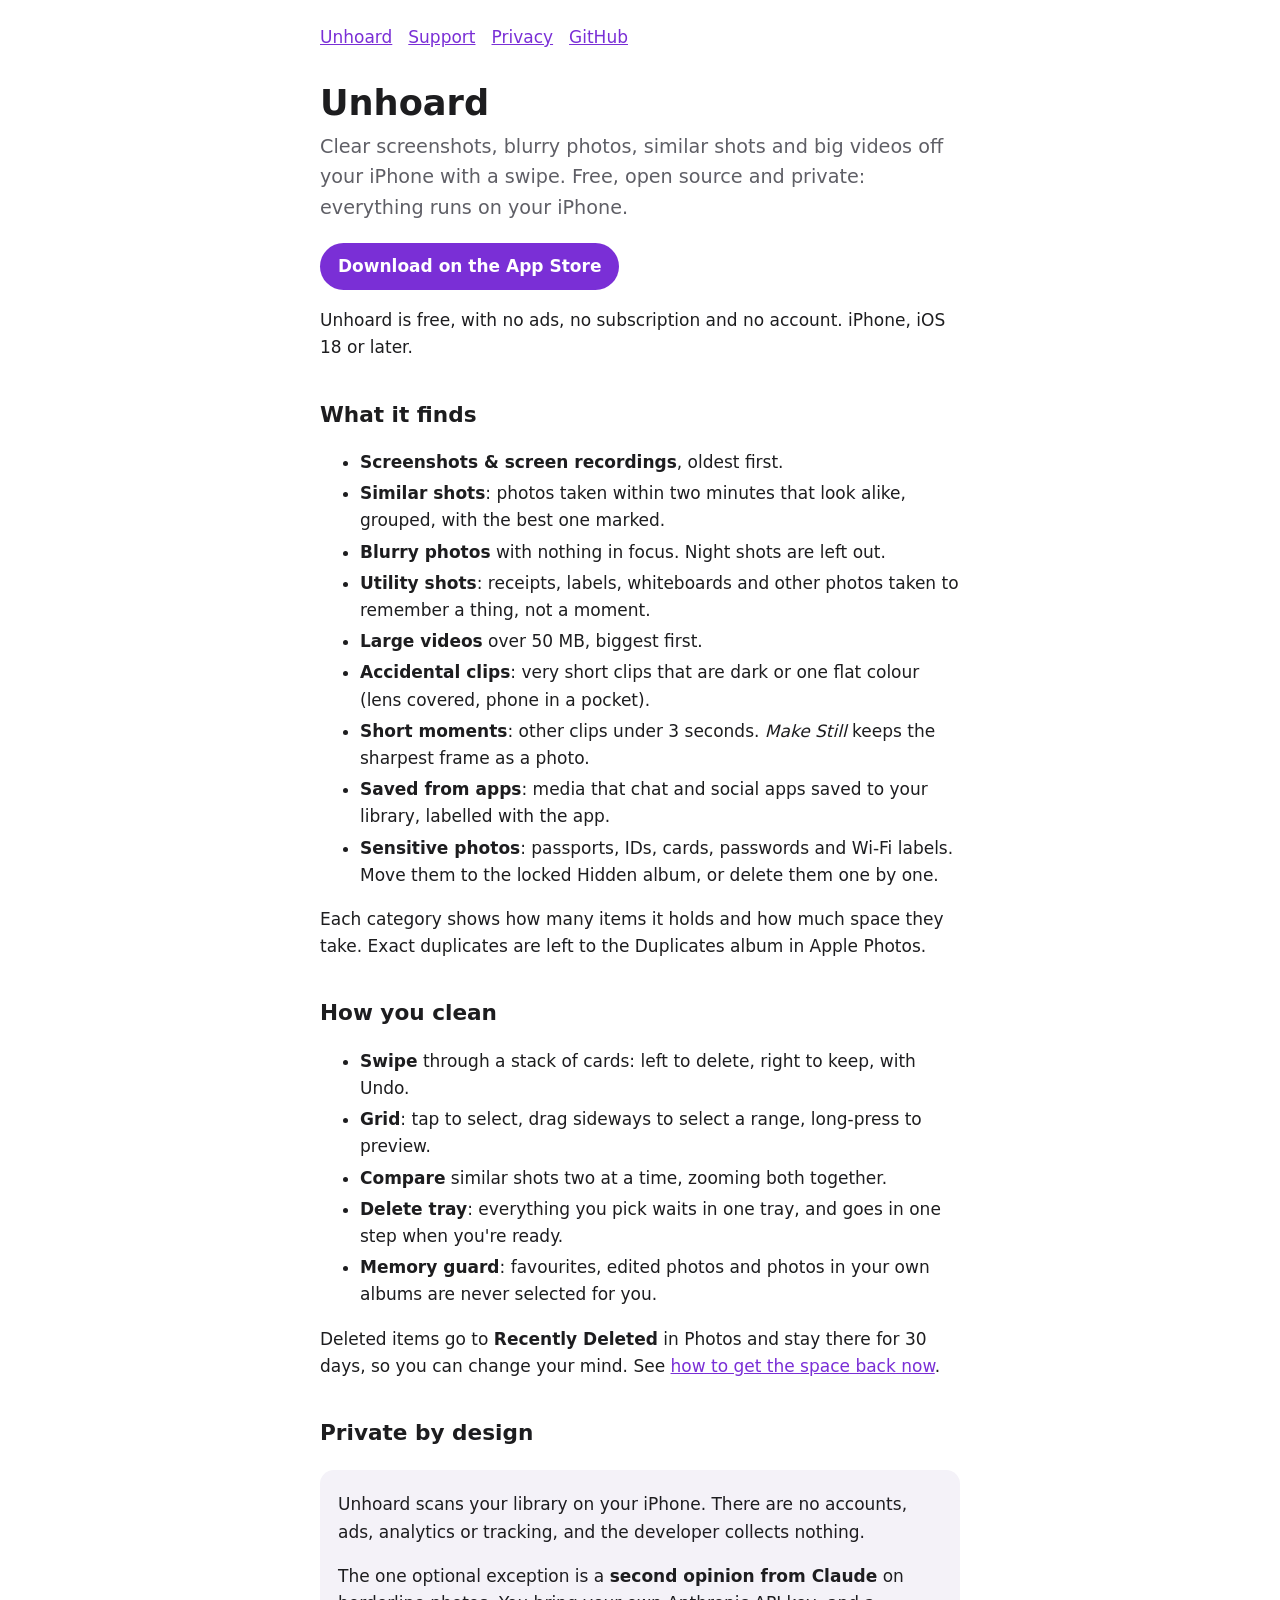
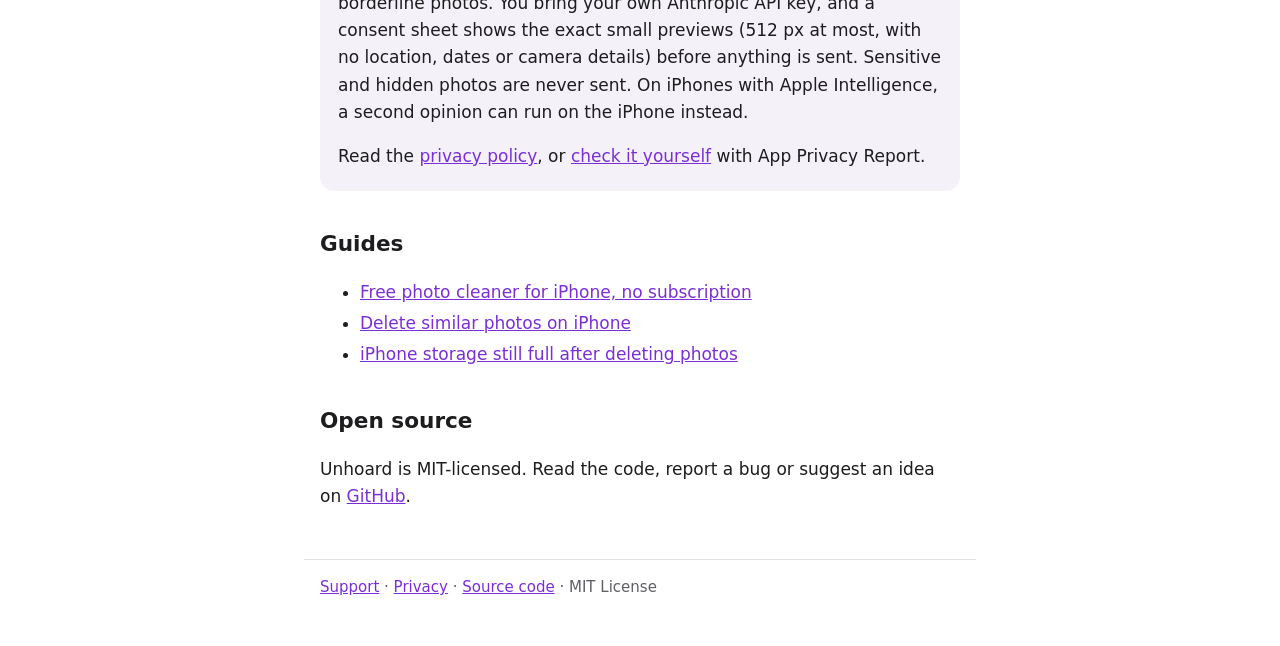
<file: docs/index.html>
<!doctype html>
<html lang="en">
<head>
<meta charset="utf-8">
<meta name="viewport" content="width=device-width, initial-scale=1">
<title>Unhoard – Screenshot Cleaner for iPhone</title>
<meta name="description" content="Unhoard finds screenshots, similar shots, blurry photos, large videos and accidental clips on your iPhone, and lets you clear them with a swipe. Free, open source, and everything runs on your iPhone.">
<link rel="stylesheet" href="style.css">
</head>
<body>
<header>
  <nav><a href="./">Unhoard</a><a href="support.html">Support</a><a href="privacy.html">Privacy</a><a href="https://github.com/kleash/unhoard">GitHub</a></nav>
</header>
<main>
  <h1>Unhoard</h1>
  <p class="lead">Clear screenshots, blurry photos, similar shots and big videos off your iPhone with a swipe. Free, open source and private: everything runs on your iPhone.</p>

  <p><a class="button" href="https://apps.apple.com/app/id6833769781">Download on the App Store</a></p>
  <p>Unhoard is free, with no ads, no subscription and no account. iPhone, iOS 18 or later.</p>

  <h2>What it finds</h2>
  <ul>
    <li><strong>Screenshots &amp; screen recordings</strong>, oldest first.</li>
    <li><strong>Similar shots</strong>: photos taken within two minutes that look alike, grouped, with the best one marked.</li>
    <li><strong>Blurry photos</strong> with nothing in focus. Night shots are left out.</li>
    <li><strong>Utility shots</strong>: receipts, labels, whiteboards and other photos taken to remember a thing, not a moment.</li>
    <li><strong>Large videos</strong> over 50 MB, biggest first.</li>
    <li><strong>Accidental clips</strong>: very short clips that are dark or one flat colour (lens covered, phone in a pocket).</li>
    <li><strong>Short moments</strong>: other clips under 3 seconds. <em>Make Still</em> keeps the sharpest frame as a photo.</li>
    <li><strong>Saved from apps</strong>: media that chat and social apps saved to your library, labelled with the app.</li>
    <li><strong>Sensitive photos</strong>: passports, IDs, cards, passwords and Wi-Fi labels. Move them to the locked Hidden album, or delete them one by one.</li>
  </ul>
  <p>Each category shows how many items it holds and how much space they take. Exact duplicates are left to the Duplicates album in Apple Photos.</p>

  <h2>How you clean</h2>
  <ul>
    <li><strong>Swipe</strong> through a stack of cards: left to delete, right to keep, with Undo.</li>
    <li><strong>Grid</strong>: tap to select, drag sideways to select a range, long-press to preview.</li>
    <li><strong>Compare</strong> similar shots two at a time, zooming both together.</li>
    <li><strong>Delete tray</strong>: everything you pick waits in one tray, and goes in one step when you're ready.</li>
    <li><strong>Memory guard</strong>: favourites, edited photos and photos in your own albums are never selected for you.</li>
  </ul>
  <p>Deleted items go to <strong>Recently Deleted</strong> in Photos and stay there for 30 days, so you can change your mind. See <a href="support.html#storage">how to get the space back now</a>.</p>

  <h2>Private by design</h2>
  <div class="card">
    <p>Unhoard scans your library on your iPhone. There are no accounts, ads, analytics or tracking, and the developer collects nothing.</p>
    <p>The one optional exception is a <strong>second opinion from Claude</strong> on borderline photos. You bring your own Anthropic API key, and a consent sheet shows the exact small previews (512 px at most, with no location, dates or camera details) before anything is sent. Sensitive and hidden photos are never sent. On iPhones with Apple Intelligence, a second opinion can run on the iPhone instead.</p>
    <p>Read the <a href="privacy.html">privacy policy</a>, or <a href="support.html#verify">check it yourself</a> with App Privacy Report.</p>
  </div>

  <h2>Guides</h2>
  <ul>
    <li><a href="free-photo-cleaner.html">Free photo cleaner for iPhone, no subscription</a></li>
    <li><a href="delete-similar-photos.html">Delete similar photos on iPhone</a></li>
    <li><a href="support.html#storage">iPhone storage still full after deleting photos</a></li>
  </ul>

  <h2>Open source</h2>
  <p>Unhoard is MIT-licensed. Read the code, report a bug or suggest an idea on <a href="https://github.com/kleash/unhoard">GitHub</a>.</p>
</main>
<footer>
  <p><a href="support.html">Support</a> · <a href="privacy.html">Privacy</a> · <a href="https://github.com/kleash/unhoard">Source code</a> · MIT License</p>
</footer>
</body>
</html>
</file>
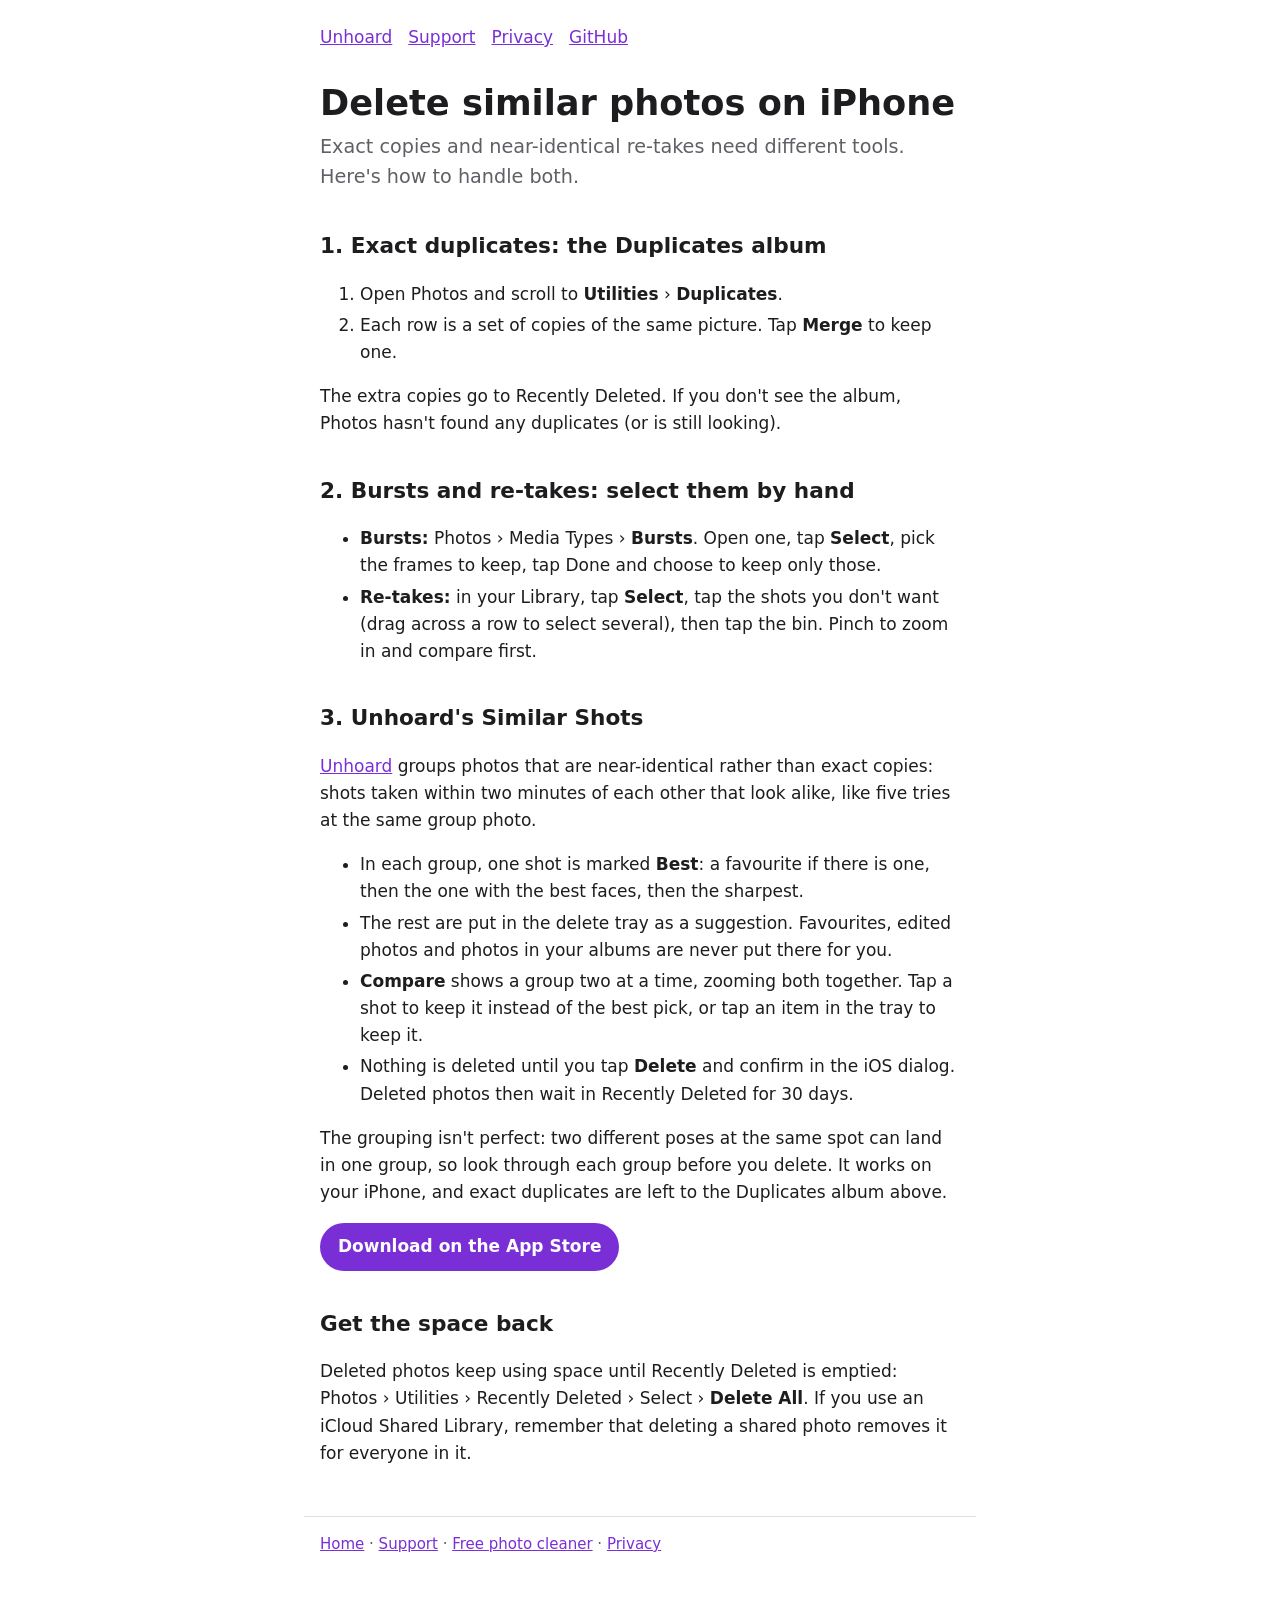
<file: docs/delete-similar-photos.html>
<!doctype html>
<html lang="en">
<head>
<meta charset="utf-8">
<meta name="viewport" content="width=device-width, initial-scale=1">
<title>Delete Similar Photos on iPhone</title>
<meta name="description" content="How to delete duplicate and similar photos on iPhone: the built-in Duplicates album and manual selection in Photos, then Unhoard's Similar Shots.">
<link rel="stylesheet" href="style.css">
</head>
<body>
<header>
  <nav><a href="./">Unhoard</a><a href="support.html">Support</a><a href="privacy.html">Privacy</a><a href="https://github.com/kleash/unhoard">GitHub</a></nav>
</header>
<main>
  <h1>Delete similar photos on iPhone</h1>
  <p class="lead">Exact copies and near-identical re-takes need different tools. Here's how to handle both.</p>

  <h2>1. Exact duplicates: the Duplicates album</h2>
  <ol>
    <li>Open Photos and scroll to <strong>Utilities</strong> › <strong>Duplicates</strong>.</li>
    <li>Each row is a set of copies of the same picture. Tap <strong>Merge</strong> to keep one.</li>
  </ol>
  <p>The extra copies go to Recently Deleted. If you don't see the album, Photos hasn't found any duplicates (or is still looking).</p>

  <h2>2. Bursts and re-takes: select them by hand</h2>
  <ul>
    <li><strong>Bursts:</strong> Photos › Media Types › <strong>Bursts</strong>. Open one, tap <strong>Select</strong>, pick the frames to keep, tap Done and choose to keep only those.</li>
    <li><strong>Re-takes:</strong> in your Library, tap <strong>Select</strong>, tap the shots you don't want (drag across a row to select several), then tap the bin. Pinch to zoom in and compare first.</li>
  </ul>

  <h2>3. Unhoard's Similar Shots</h2>
  <p><a href="./">Unhoard</a> groups photos that are near-identical rather than exact copies: shots taken within two minutes of each other that look alike, like five tries at the same group photo.</p>
  <ul>
    <li>In each group, one shot is marked <strong>Best</strong>: a favourite if there is one, then the one with the best faces, then the sharpest.</li>
    <li>The rest are put in the delete tray as a suggestion. Favourites, edited photos and photos in your albums are never put there for you.</li>
    <li><strong>Compare</strong> shows a group two at a time, zooming both together. Tap a shot to keep it instead of the best pick, or tap an item in the tray to keep it.</li>
    <li>Nothing is deleted until you tap <strong>Delete</strong> and confirm in the iOS dialog. Deleted photos then wait in Recently Deleted for 30 days.</li>
  </ul>
  <p>The grouping isn't perfect: two different poses at the same spot can land in one group, so look through each group before you delete. It works on your iPhone, and exact duplicates are left to the Duplicates album above.</p>
  <p><a class="button" href="https://apps.apple.com/app/id6833769781">Download on the App Store</a></p>

  <h2>Get the space back</h2>
  <p>Deleted photos keep using space until Recently Deleted is emptied: Photos › Utilities › Recently Deleted › Select › <strong>Delete All</strong>. If you use an iCloud Shared Library, remember that deleting a shared photo removes it for everyone in it.</p>
</main>
<footer>
  <p><a href="./">Home</a> · <a href="support.html">Support</a> · <a href="free-photo-cleaner.html">Free photo cleaner</a> · <a href="privacy.html">Privacy</a></p>
</footer>
</body>
</html>
</file>
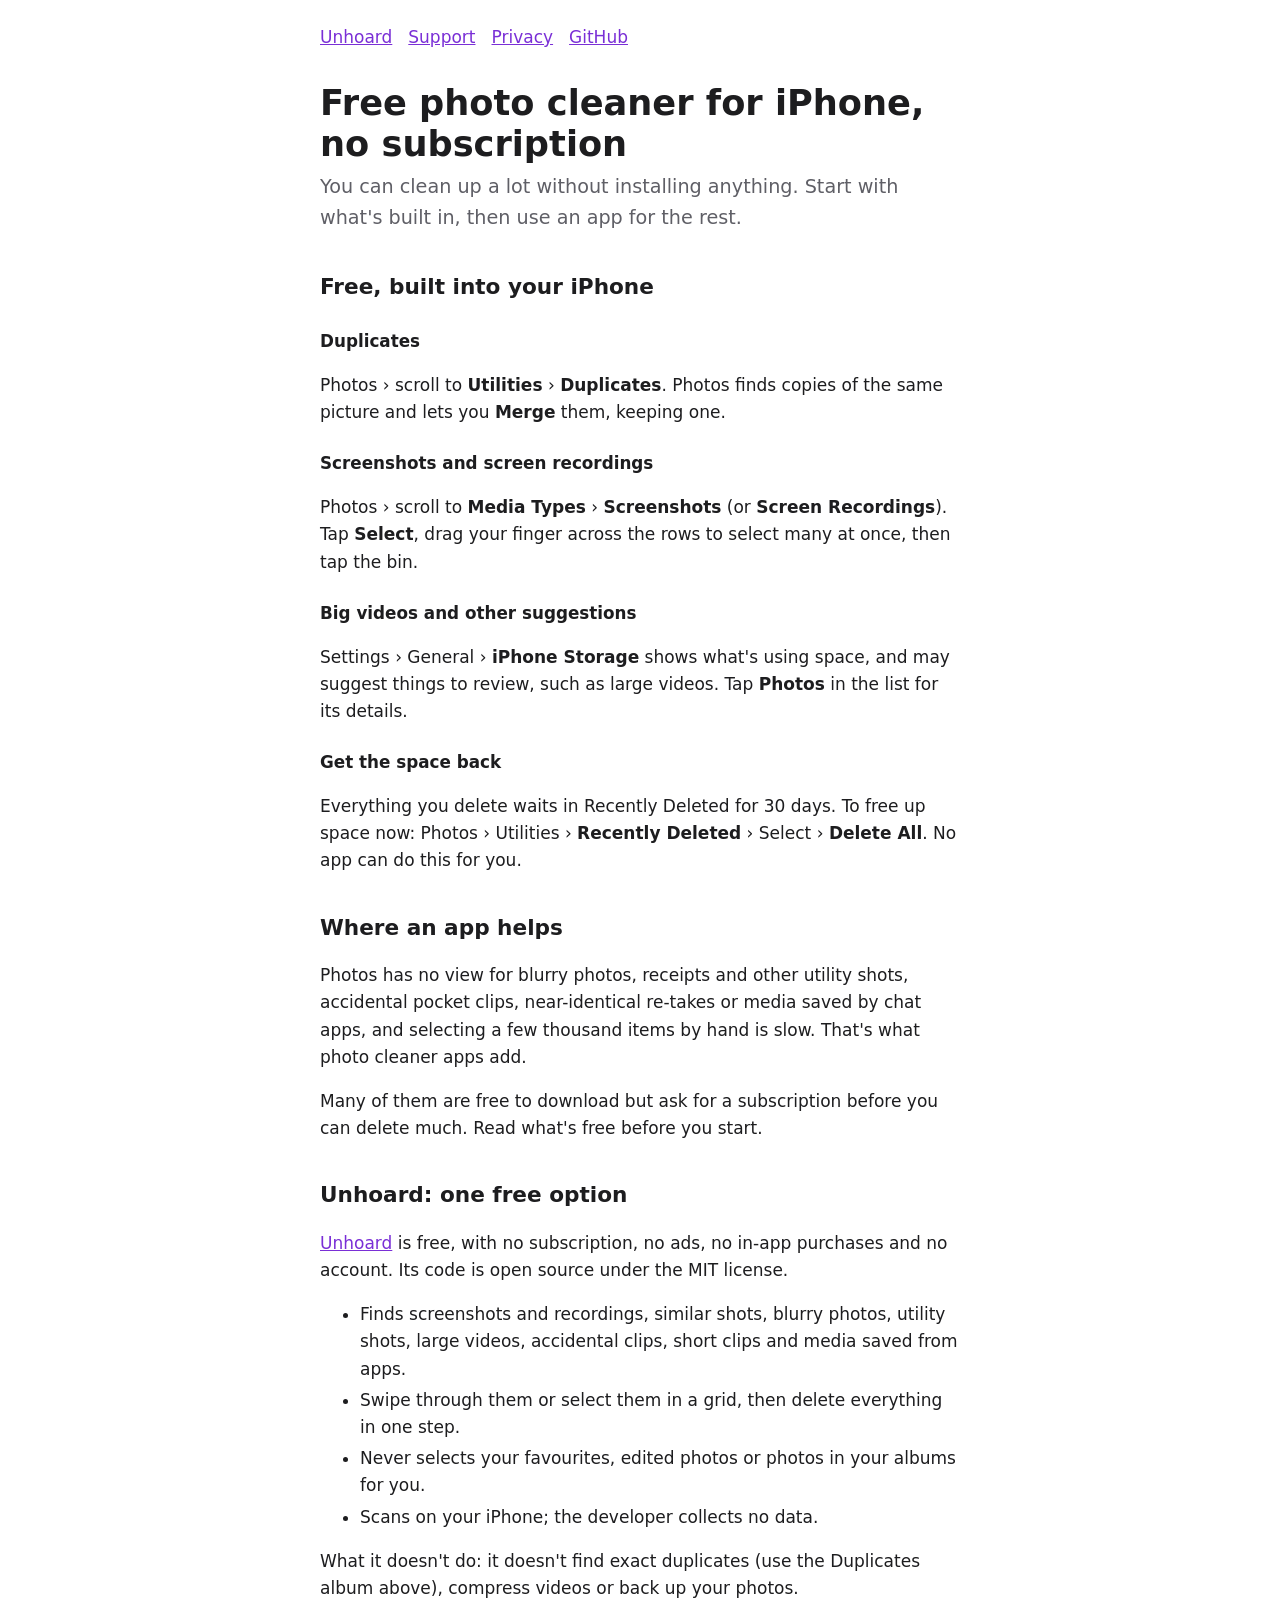
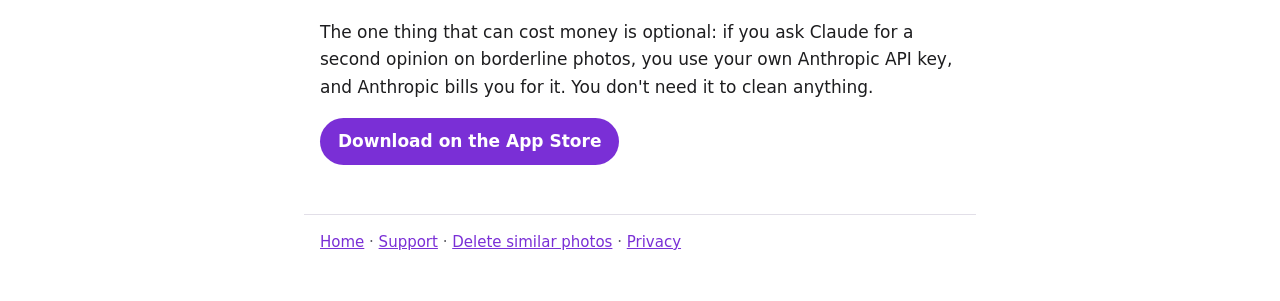
<file: docs/free-photo-cleaner.html>
<!doctype html>
<html lang="en">
<head>
<meta charset="utf-8">
<meta name="viewport" content="width=device-width, initial-scale=1">
<title>Free iPhone Photo Cleaner, No Subscription</title>
<meta name="description" content="How to clean up your iPhone photo library for free: the built-in tools in Photos and Settings first, then Unhoard, a free open-source photo cleaner with no subscription.">
<link rel="stylesheet" href="style.css">
</head>
<body>
<header>
  <nav><a href="./">Unhoard</a><a href="support.html">Support</a><a href="privacy.html">Privacy</a><a href="https://github.com/kleash/unhoard">GitHub</a></nav>
</header>
<main>
  <h1>Free photo cleaner for iPhone, no subscription</h1>
  <p class="lead">You can clean up a lot without installing anything. Start with what's built in, then use an app for the rest.</p>

  <h2>Free, built into your iPhone</h2>
  <h3>Duplicates</h3>
  <p>Photos › scroll to <strong>Utilities</strong> › <strong>Duplicates</strong>. Photos finds copies of the same picture and lets you <strong>Merge</strong> them, keeping one.</p>
  <h3>Screenshots and screen recordings</h3>
  <p>Photos › scroll to <strong>Media Types</strong> › <strong>Screenshots</strong> (or <strong>Screen Recordings</strong>). Tap <strong>Select</strong>, drag your finger across the rows to select many at once, then tap the bin.</p>
  <h3>Big videos and other suggestions</h3>
  <p>Settings › General › <strong>iPhone Storage</strong> shows what's using space, and may suggest things to review, such as large videos. Tap <strong>Photos</strong> in the list for its details.</p>
  <h3>Get the space back</h3>
  <p>Everything you delete waits in Recently Deleted for 30 days. To free up space now: Photos › Utilities › <strong>Recently Deleted</strong> › Select › <strong>Delete All</strong>. No app can do this for you.</p>

  <h2>Where an app helps</h2>
  <p>Photos has no view for blurry photos, receipts and other utility shots, accidental pocket clips, near-identical re-takes or media saved by chat apps, and selecting a few thousand items by hand is slow. That's what photo cleaner apps add.</p>
  <p>Many of them are free to download but ask for a subscription before you can delete much. Read what's free before you start.</p>

  <h2>Unhoard: one free option</h2>
  <p><a href="./">Unhoard</a> is free, with no subscription, no ads, no in-app purchases and no account. Its code is open source under the MIT license.</p>
  <ul>
    <li>Finds screenshots and recordings, similar shots, blurry photos, utility shots, large videos, accidental clips, short clips and media saved from apps.</li>
    <li>Swipe through them or select them in a grid, then delete everything in one step.</li>
    <li>Never selects your favourites, edited photos or photos in your albums for you.</li>
    <li>Scans on your iPhone; the developer collects no data.</li>
  </ul>
  <p>What it doesn't do: it doesn't find exact duplicates (use the Duplicates album above), compress videos or back up your photos.</p>
  <p>The one thing that can cost money is optional: if you ask Claude for a second opinion on borderline photos, you use your own Anthropic API key, and Anthropic bills you for it. You don't need it to clean anything.</p>
  <p><a class="button" href="https://apps.apple.com/app/id6833769781">Download on the App Store</a></p>
</main>
<footer>
  <p><a href="./">Home</a> · <a href="support.html">Support</a> · <a href="delete-similar-photos.html">Delete similar photos</a> · <a href="privacy.html">Privacy</a></p>
</footer>
</body>
</html>
</file>
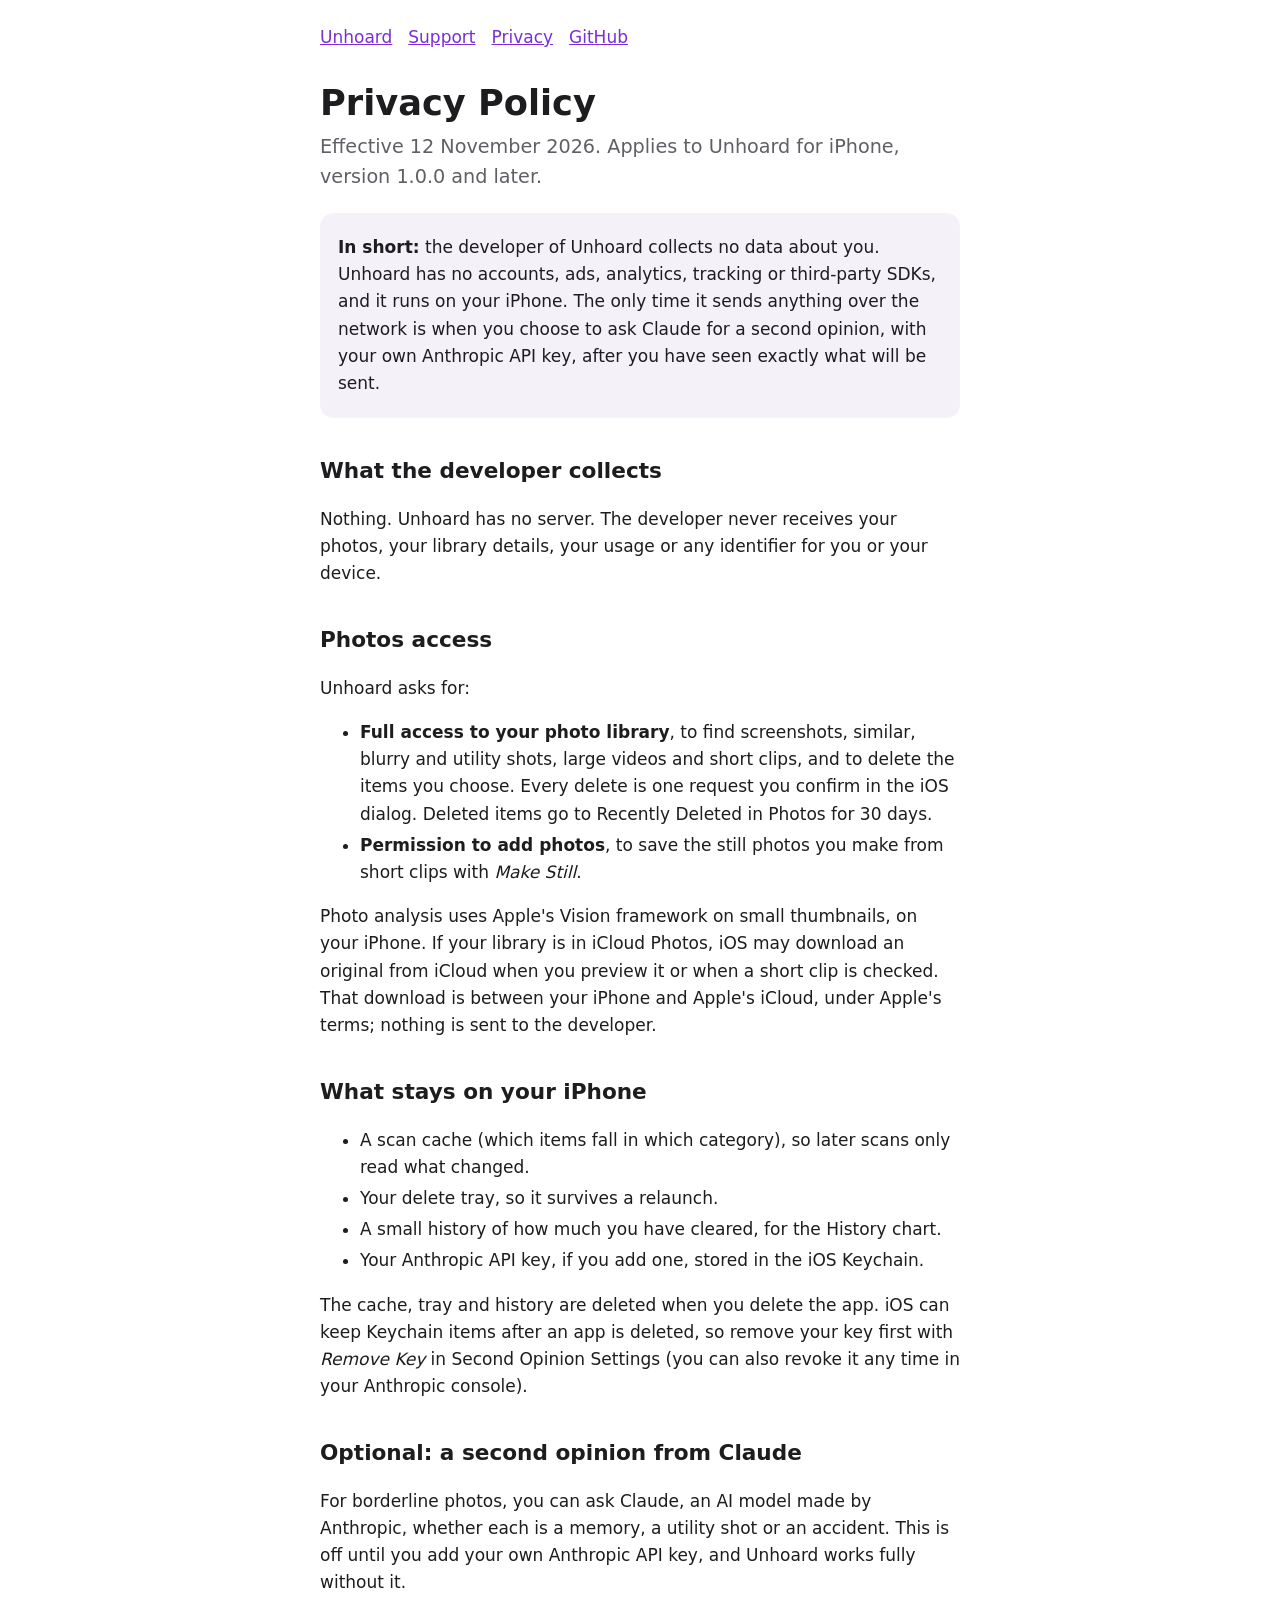
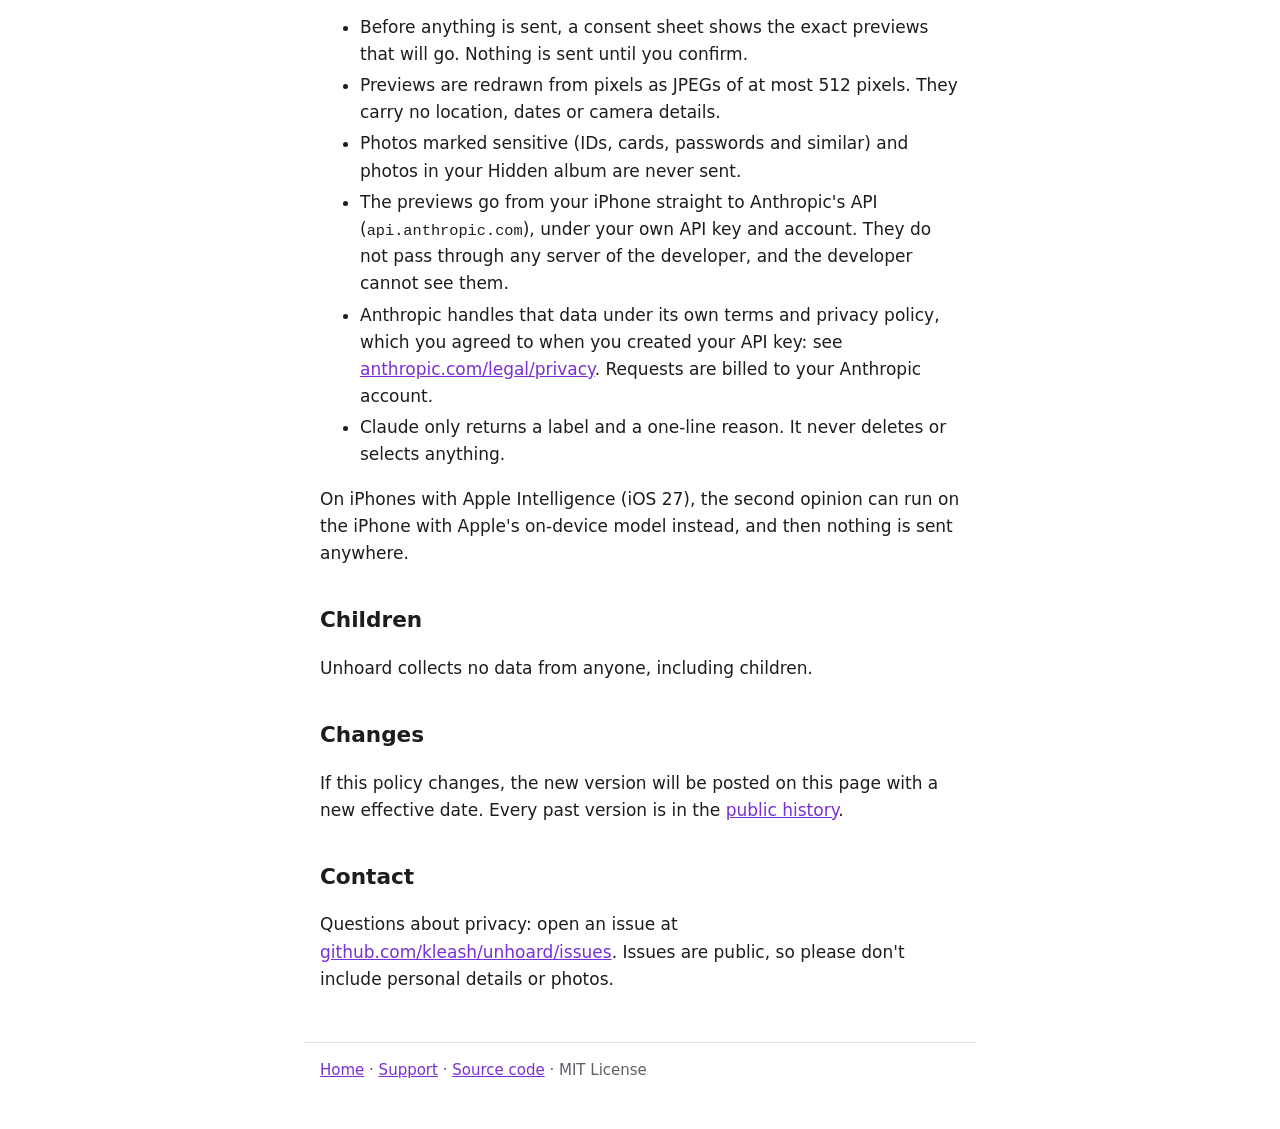
<file: docs/privacy.html>
<!doctype html>
<html lang="en">
<head>
<meta charset="utf-8">
<meta name="viewport" content="width=device-width, initial-scale=1">
<title>Unhoard Privacy Policy</title>
<meta name="description" content="Unhoard's privacy policy: the developer collects no data. Everything runs on your iPhone, except an optional second opinion from Claude with your own key.">
<link rel="stylesheet" href="style.css">
</head>
<body>
<header>
  <nav><a href="./">Unhoard</a><a href="support.html">Support</a><a href="privacy.html">Privacy</a><a href="https://github.com/kleash/unhoard">GitHub</a></nav>
</header>
<main>
  <h1>Privacy Policy</h1>
  <p class="lead">Effective 12 November 2026. Applies to Unhoard for iPhone, version 1.0.0 and later.</p>

  <div class="card">
    <p><strong>In short:</strong> the developer of Unhoard collects no data about you. Unhoard has no accounts, ads, analytics, tracking or third-party SDKs, and it runs on your iPhone. The only time it sends anything over the network is when you choose to ask Claude for a second opinion, with your own Anthropic API key, after you have seen exactly what will be sent.</p>
  </div>

  <h2>What the developer collects</h2>
  <p>Nothing. Unhoard has no server. The developer never receives your photos, your library details, your usage or any identifier for you or your device.</p>

  <h2>Photos access</h2>
  <p>Unhoard asks for:</p>
  <ul>
    <li><strong>Full access to your photo library</strong>, to find screenshots, similar, blurry and utility shots, large videos and short clips, and to delete the items you choose. Every delete is one request you confirm in the iOS dialog. Deleted items go to Recently Deleted in Photos for 30 days.</li>
    <li><strong>Permission to add photos</strong>, to save the still photos you make from short clips with <em>Make Still</em>.</li>
  </ul>
  <p>Photo analysis uses Apple's Vision framework on small thumbnails, on your iPhone. If your library is in iCloud Photos, iOS may download an original from iCloud when you preview it or when a short clip is checked. That download is between your iPhone and Apple's iCloud, under Apple's terms; nothing is sent to the developer.</p>

  <h2>What stays on your iPhone</h2>
  <ul>
    <li>A scan cache (which items fall in which category), so later scans only read what changed.</li>
    <li>Your delete tray, so it survives a relaunch.</li>
    <li>A small history of how much you have cleared, for the History chart.</li>
    <li>Your Anthropic API key, if you add one, stored in the iOS Keychain.</li>
  </ul>
  <p>The cache, tray and history are deleted when you delete the app. iOS can keep Keychain items after an app is deleted, so remove your key first with <em>Remove Key</em> in Second Opinion Settings (you can also revoke it any time in your Anthropic console).</p>

  <h2>Optional: a second opinion from Claude</h2>
  <p>For borderline photos, you can ask Claude, an AI model made by Anthropic, whether each is a memory, a utility shot or an accident. This is off until you add your own Anthropic API key, and Unhoard works fully without it.</p>
  <ul>
    <li>Before anything is sent, a consent sheet shows the exact previews that will go. Nothing is sent until you confirm.</li>
    <li>Previews are redrawn from pixels as JPEGs of at most 512 pixels. They carry no location, dates or camera details.</li>
    <li>Photos marked sensitive (IDs, cards, passwords and similar) and photos in your Hidden album are never sent.</li>
    <li>The previews go from your iPhone straight to Anthropic's API (<code>api.anthropic.com</code>), under your own API key and account. They do not pass through any server of the developer, and the developer cannot see them.</li>
    <li>Anthropic handles that data under its own terms and privacy policy, which you agreed to when you created your API key: see <a href="https://www.anthropic.com/legal/privacy">anthropic.com/legal/privacy</a>. Requests are billed to your Anthropic account.</li>
    <li>Claude only returns a label and a one-line reason. It never deletes or selects anything.</li>
  </ul>
  <p>On iPhones with Apple Intelligence (iOS 27), the second opinion can run on the iPhone with Apple's on-device model instead, and then nothing is sent anywhere.</p>

  <h2>Children</h2>
  <p>Unhoard collects no data from anyone, including children.</p>

  <h2>Changes</h2>
  <p>If this policy changes, the new version will be posted on this page with a new effective date. Every past version is in the <a href="https://github.com/kleash/unhoard/commits/main/docs/privacy.html">public history</a>.</p>

  <h2>Contact</h2>
  <p>Questions about privacy: open an issue at <a href="https://github.com/kleash/unhoard/issues">github.com/kleash/unhoard/issues</a>. Issues are public, so please don't include personal details or photos.</p>
</main>
<footer>
  <p><a href="./">Home</a> · <a href="support.html">Support</a> · <a href="https://github.com/kleash/unhoard">Source code</a> · MIT License</p>
</footer>
</body>
</html>
</file>
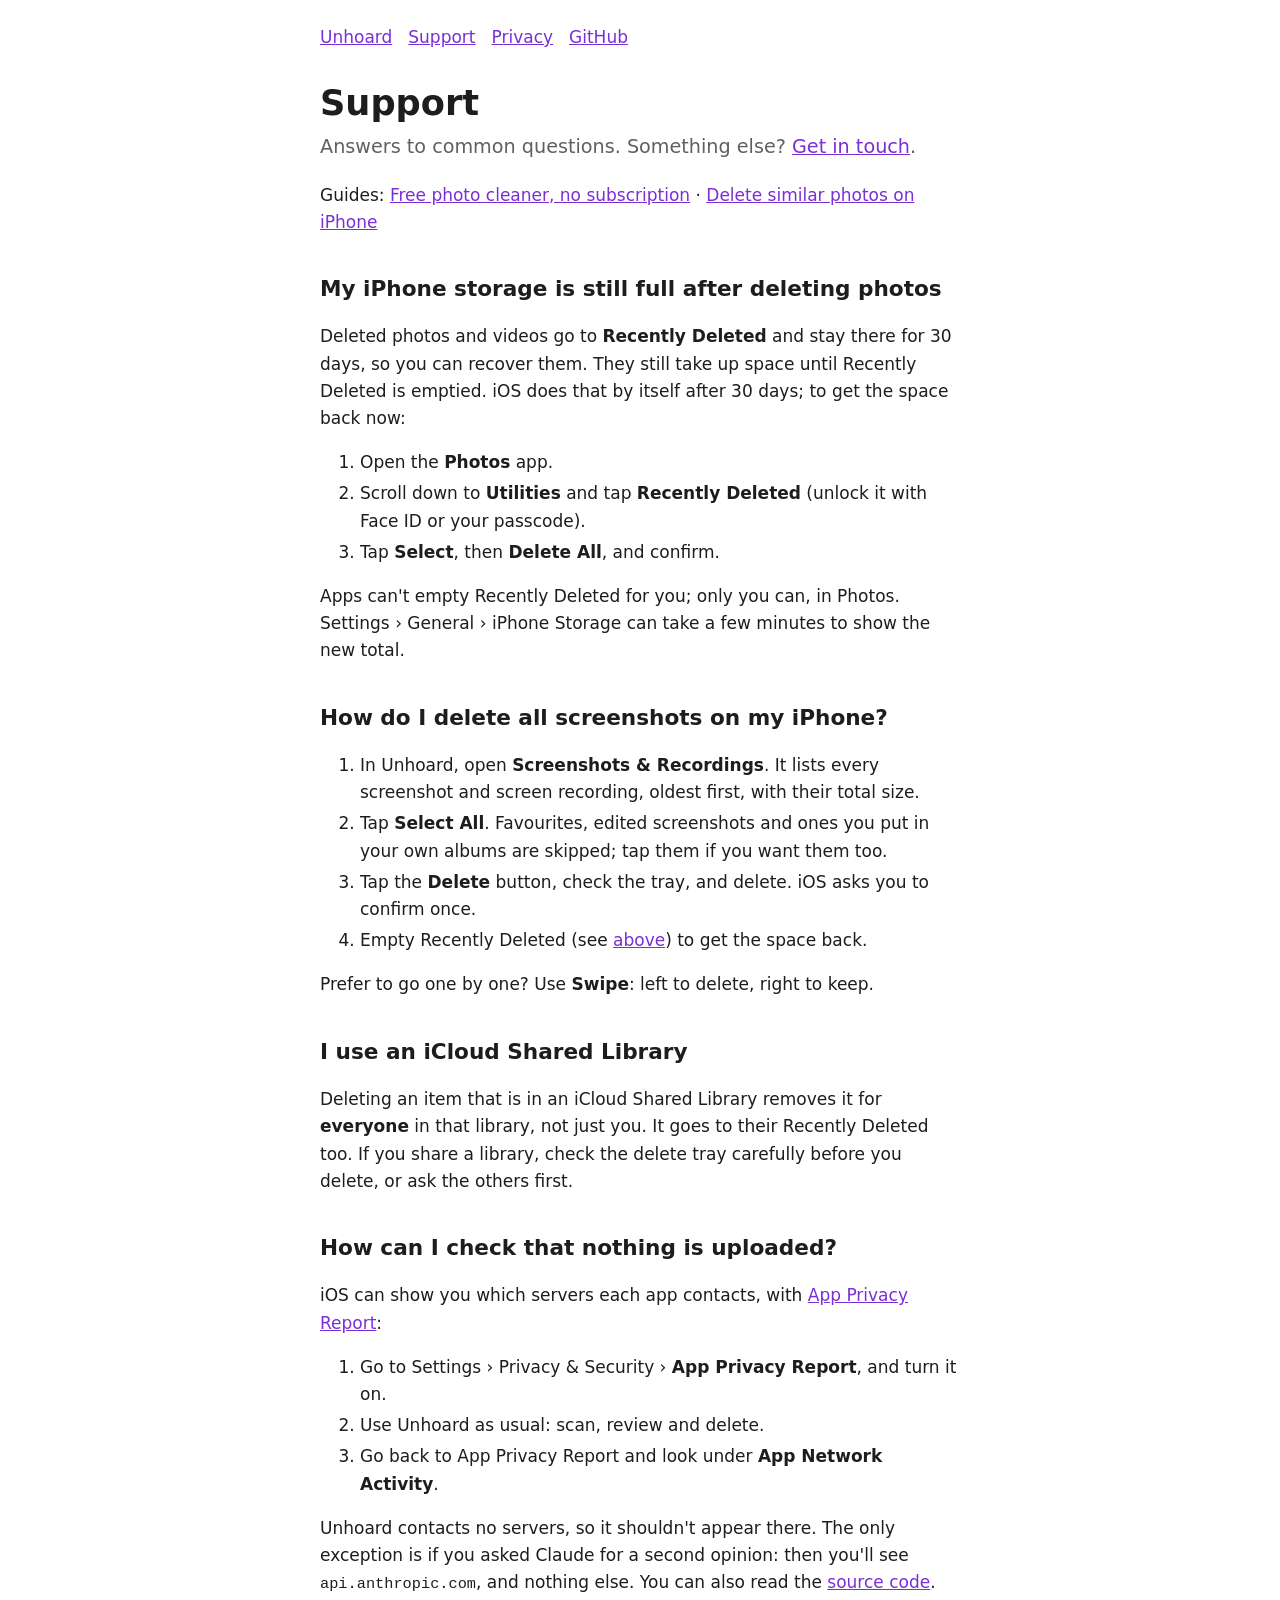
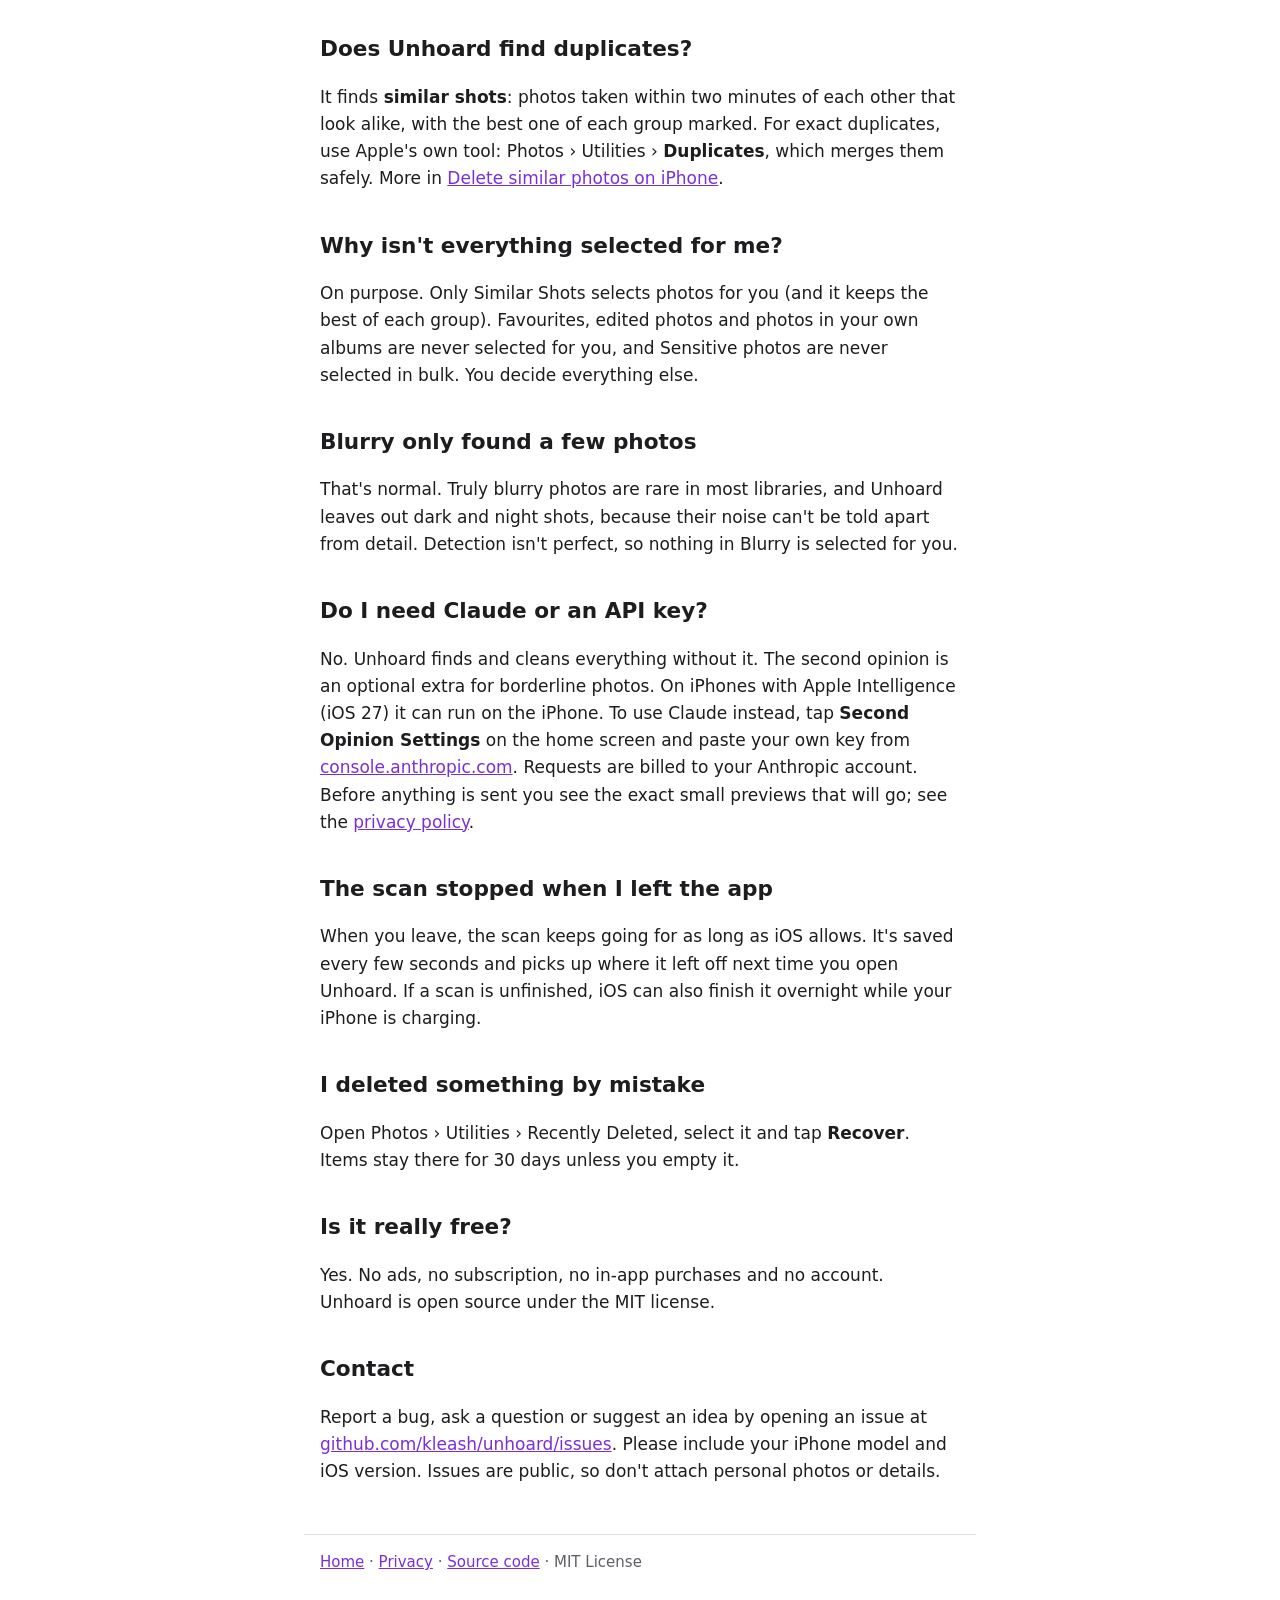
<file: docs/support.html>
<!doctype html>
<html lang="en">
<head>
<meta charset="utf-8">
<meta name="viewport" content="width=device-width, initial-scale=1">
<title>Unhoard Support</title>
<meta name="description" content="Help for Unhoard: getting storage back after deleting photos, deleting all screenshots, iCloud Shared Library, checking there is no upload, and contact.">
<link rel="stylesheet" href="style.css">
</head>
<body>
<header>
  <nav><a href="./">Unhoard</a><a href="support.html">Support</a><a href="privacy.html">Privacy</a><a href="https://github.com/kleash/unhoard">GitHub</a></nav>
</header>
<main>
  <h1>Support</h1>
  <p class="lead">Answers to common questions. Something else? <a href="#contact">Get in touch</a>.</p>

  <p>Guides: <a href="free-photo-cleaner.html">Free photo cleaner, no subscription</a> · <a href="delete-similar-photos.html">Delete similar photos on iPhone</a></p>

  <h2 id="storage">My iPhone storage is still full after deleting photos</h2>
  <p>Deleted photos and videos go to <strong>Recently Deleted</strong> and stay there for 30 days, so you can recover them. They still take up space until Recently Deleted is emptied. iOS does that by itself after 30 days; to get the space back now:</p>
  <ol>
    <li>Open the <strong>Photos</strong> app.</li>
    <li>Scroll down to <strong>Utilities</strong> and tap <strong>Recently Deleted</strong> (unlock it with Face ID or your passcode).</li>
    <li>Tap <strong>Select</strong>, then <strong>Delete All</strong>, and confirm.</li>
  </ol>
  <p>Apps can't empty Recently Deleted for you; only you can, in Photos. Settings › General › iPhone Storage can take a few minutes to show the new total.</p>

  <h2 id="screenshots">How do I delete all screenshots on my iPhone?</h2>
  <ol>
    <li>In Unhoard, open <strong>Screenshots &amp; Recordings</strong>. It lists every screenshot and screen recording, oldest first, with their total size.</li>
    <li>Tap <strong>Select All</strong>. Favourites, edited screenshots and ones you put in your own albums are skipped; tap them if you want them too.</li>
    <li>Tap the <strong>Delete</strong> button, check the tray, and delete. iOS asks you to confirm once.</li>
    <li>Empty Recently Deleted (see <a href="#storage">above</a>) to get the space back.</li>
  </ol>
  <p>Prefer to go one by one? Use <strong>Swipe</strong>: left to delete, right to keep.</p>

  <h2 id="shared-library">I use an iCloud Shared Library</h2>
  <p>Deleting an item that is in an iCloud Shared Library removes it for <strong>everyone</strong> in that library, not just you. It goes to their Recently Deleted too. If you share a library, check the delete tray carefully before you delete, or ask the others first.</p>

  <h2 id="verify">How can I check that nothing is uploaded?</h2>
  <p>iOS can show you which servers each app contacts, with <a href="https://support.apple.com/en-us/102188">App Privacy Report</a>:</p>
  <ol>
    <li>Go to Settings › Privacy &amp; Security › <strong>App Privacy Report</strong>, and turn it on.</li>
    <li>Use Unhoard as usual: scan, review and delete.</li>
    <li>Go back to App Privacy Report and look under <strong>App Network Activity</strong>.</li>
  </ol>
  <p>Unhoard contacts no servers, so it shouldn't appear there. The only exception is if you asked Claude for a second opinion: then you'll see <code>api.anthropic.com</code>, and nothing else. You can also read the <a href="https://github.com/kleash/unhoard">source code</a>.</p>

  <h2>Does Unhoard find duplicates?</h2>
  <p>It finds <strong>similar shots</strong>: photos taken within two minutes of each other that look alike, with the best one of each group marked. For exact duplicates, use Apple's own tool: Photos › Utilities › <strong>Duplicates</strong>, which merges them safely. More in <a href="delete-similar-photos.html">Delete similar photos on iPhone</a>.</p>

  <h2>Why isn't everything selected for me?</h2>
  <p>On purpose. Only Similar Shots selects photos for you (and it keeps the best of each group). Favourites, edited photos and photos in your own albums are never selected for you, and Sensitive photos are never selected in bulk. You decide everything else.</p>

  <h2>Blurry only found a few photos</h2>
  <p>That's normal. Truly blurry photos are rare in most libraries, and Unhoard leaves out dark and night shots, because their noise can't be told apart from detail. Detection isn't perfect, so nothing in Blurry is selected for you.</p>

  <h2>Do I need Claude or an API key?</h2>
  <p>No. Unhoard finds and cleans everything without it. The second opinion is an optional extra for borderline photos. On iPhones with Apple Intelligence (iOS 27) it can run on the iPhone. To use Claude instead, tap <strong>Second Opinion Settings</strong> on the home screen and paste your own key from <a href="https://console.anthropic.com/">console.anthropic.com</a>. Requests are billed to your Anthropic account. Before anything is sent you see the exact small previews that will go; see the <a href="privacy.html">privacy policy</a>.</p>

  <h2>The scan stopped when I left the app</h2>
  <p>When you leave, the scan keeps going for as long as iOS allows. It's saved every few seconds and picks up where it left off next time you open Unhoard. If a scan is unfinished, iOS can also finish it overnight while your iPhone is charging.</p>

  <h2>I deleted something by mistake</h2>
  <p>Open Photos › Utilities › Recently Deleted, select it and tap <strong>Recover</strong>. Items stay there for 30 days unless you empty it.</p>

  <h2>Is it really free?</h2>
  <p>Yes. No ads, no subscription, no in-app purchases and no account. Unhoard is open source under the MIT license.</p>

  <h2 id="contact">Contact</h2>
  <p>Report a bug, ask a question or suggest an idea by opening an issue at <a href="https://github.com/kleash/unhoard/issues">github.com/kleash/unhoard/issues</a>. Please include your iPhone model and iOS version. Issues are public, so don't attach personal photos or details.</p>
</main>
<footer>
  <p><a href="./">Home</a> · <a href="privacy.html">Privacy</a> · <a href="https://github.com/kleash/unhoard">Source code</a> · MIT License</p>
</footer>
</body>
</html>
</file>
<file: docs/style.css>
:root {
  color-scheme: light dark;
  --bg: #ffffff;
  --fg: #1d1d1f;
  --muted: #5f5f66;
  --accent: #7a2fd6;
  --card: #f4f2f8;
  --line: #e2dfe8;
}
@media (prefers-color-scheme: dark) {
  :root {
    --bg: #0d0b12;
    --fg: #f2f0f5;
    --muted: #a8a4b0;
    --accent: #c99bff;
    --card: #1b1823;
    --line: #2e2a38;
  }
}
* { box-sizing: border-box; }
body {
  margin: 0;
  background: var(--bg);
  color: var(--fg);
  font: 17px/1.6 -apple-system, BlinkMacSystemFont, "Segoe UI", system-ui, sans-serif;
  -webkit-text-size-adjust: 100%;
}
header, main, footer { max-width: 42rem; margin: 0 auto; padding: 0 16px; }
header { padding-top: 24px; }
nav a { margin-right: 16px; }
main { padding-bottom: 32px; }
footer { padding-bottom: 32px; border-top: 1px solid var(--line); color: var(--muted); font-size: 15px; }
h1 { font-size: 2.2rem; line-height: 1.15; margin: 32px 0 8px; }
h2 { font-size: 1.35rem; margin: 36px 0 8px; }
h3 { font-size: 1.05rem; margin: 24px 0 4px; }
a { color: var(--accent); }
.lead { font-size: 1.2rem; color: var(--muted); margin-top: 0; }
.card { background: var(--card); border-radius: 14px; padding: 4px 18px; margin: 20px 0; }
.button {
  display: inline-block; padding: 10px 18px; border-radius: 999px;
  background: var(--accent); color: var(--bg); text-decoration: none; font-weight: 600;
}
code, kbd { font: 0.9em ui-monospace, SFMono-Regular, Menlo, monospace; }
li { margin: 4px 0; }
</file>
